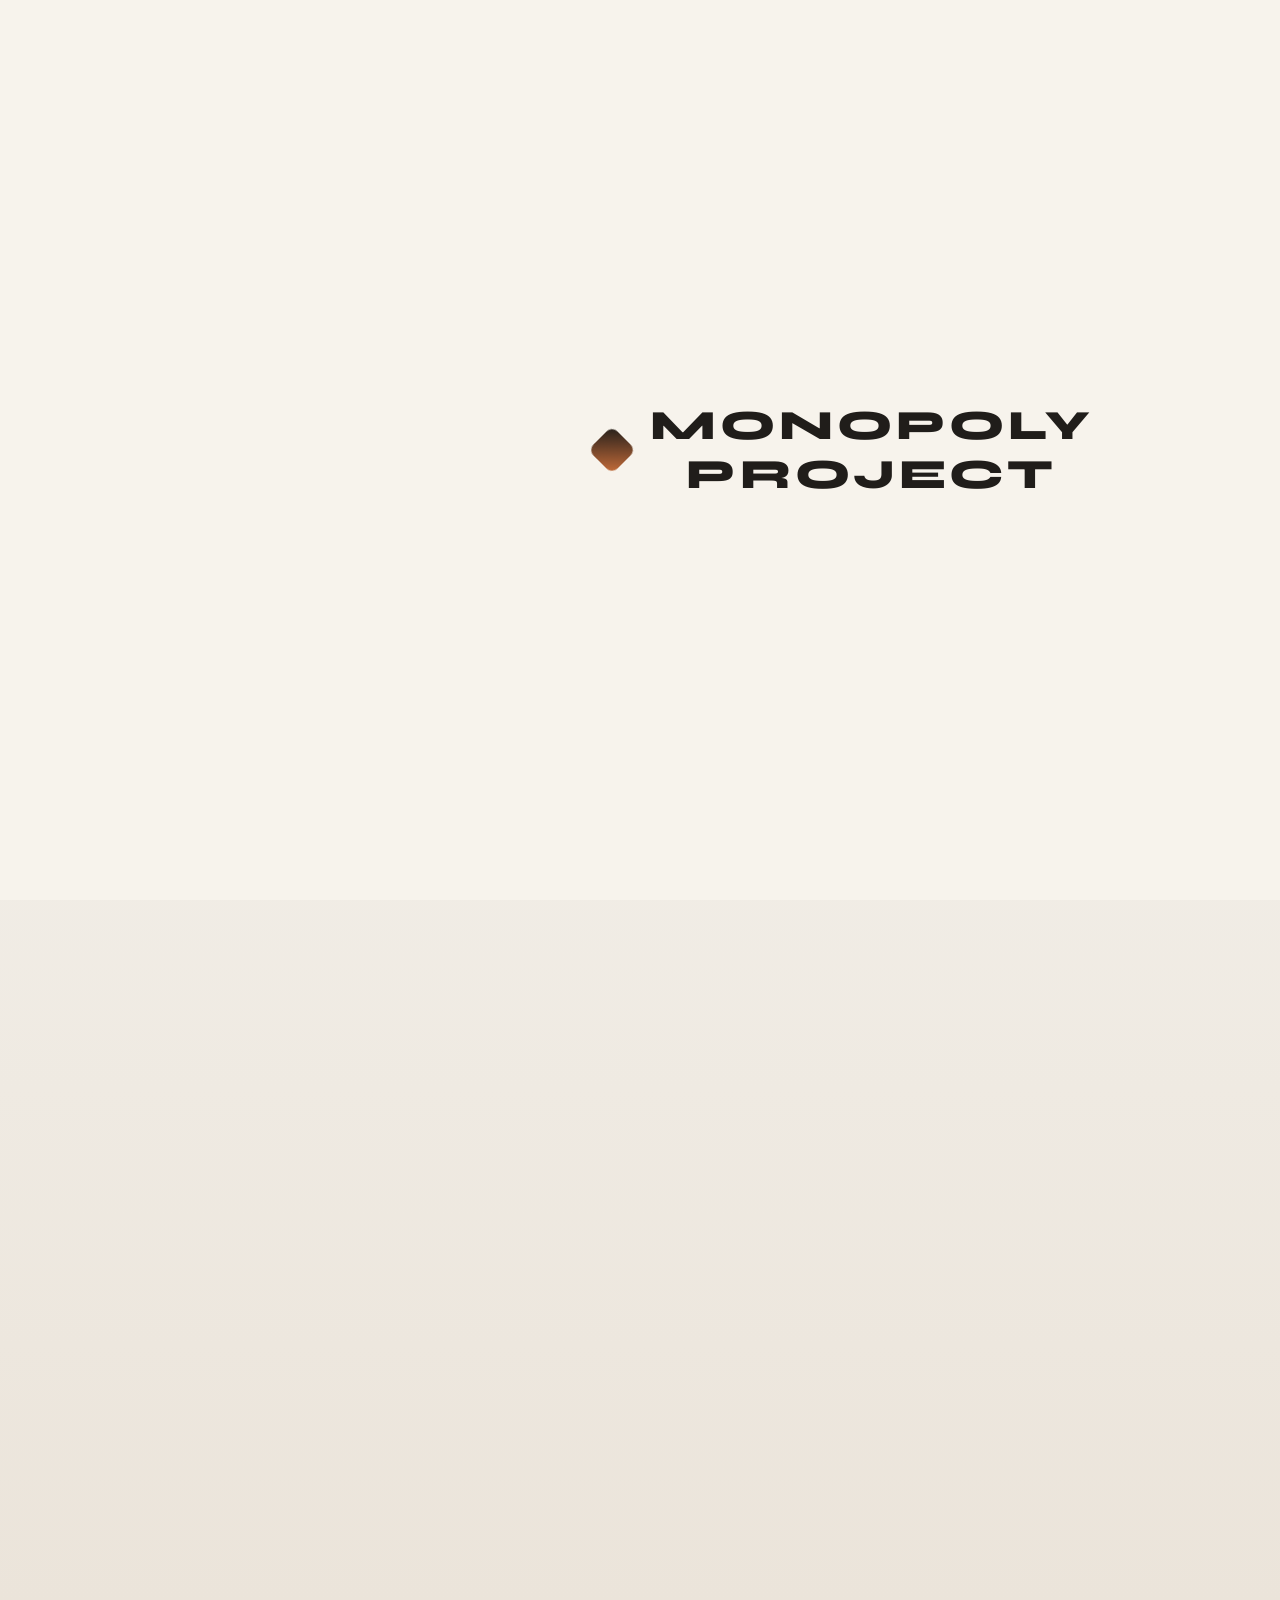
<file: index.html>
<!DOCTYPE html>
<html lang="ru">
  <head>
    <meta charset="UTF-8" />
    <meta name="viewport" content="width=device-width, initial-scale=1.0" />
    <title>Monopoly Project</title>
    <meta
      name="description"
      content="Monopoly Project — современная минималистичная интерпретация онлайн-игры в духе Monopoly One."
    />
    <link rel="preconnect" href="https://fonts.googleapis.com" />
    <link rel="preconnect" href="https://fonts.gstatic.com" crossorigin />
    <link
      href="https://fonts.googleapis.com/css2?family=Manrope:wght@400;500;700;800&family=Syne:wght@500;700;800&display=swap"
      rel="stylesheet"
    />
    <link rel="stylesheet" href="styles.css" />
  </head>
  <body class="is-loading">
    <div class="intro" id="intro" aria-hidden="true">
      <div class="intro-inner">
        <div class="intro-logo" aria-hidden="true"></div>
        <div class="intro-title-wrap">
          <p class="intro-title">Monopoly Project</p>
        </div>
      </div>
    </div>

    <div class="status-banner" id="statusBanner" hidden>
      <p>Открыты новые возможности</p>
    </div>

    <a class="debug-trigger" id="debugTrigger" href="debug.html" hidden>
      Debug Menu
    </a>

    <div class="page-shell">
      <header class="topbar">
        <nav class="nav">
          <button class="nav-link nav-link-primary" id="startGameButton" type="button">
            Начать игру
          </button>
          <a class="nav-link" href="editorial.html">Наша редакция</a>
          <a class="nav-link" href="friends.html">Друзья</a>
          <a class="nav-link" href="inventory.html">Инвентарь</a>
          <a class="nav-link" href="market.html">Маркет</a>
        </nav>

        <div class="topbar-actions">
          <a class="icon-button" id="profileButton" href="profile.html" aria-label="Профиль">
            <span class="icon icon-profile" aria-hidden="true"></span>
          </a>
          <button class="icon-button" type="button" aria-label="Настройки">
            <span class="icon icon-settings" aria-hidden="true"></span>
          </button>
        </div>
      </header>

      <main>
        <section class="hero" id="hero">
          <div class="hero-copy">
            <p class="eyebrow">Digital Board Game Experience</p>
            <h1>Приглашаем к игре</h1>
            <p class="hero-text">
              Современная цифровая интерпретация классической настольной игры,
              где стратегия, риск и темп партии собираются в одном аккуратном
              пространстве.
            </p>

            <div class="hero-actions">
              <button class="button" id="heroStartButton" type="button">Начать игру</button>
            </div>
          </div>

          <div class="hero-visual" aria-hidden="true">
            <div class="visual-frame visual-frame-large">
              <span class="frame-label">Game Space</span>
            </div>
            <div class="visual-grid">
              <div class="visual-frame visual-frame-small">
                <span class="frame-label">Strategy</span>
              </div>
              <div class="visual-frame visual-frame-tall">
                <span class="frame-label">Momentum</span>
              </div>
            </div>
          </div>
        </section>

        <section class="about" id="about">
          <div class="section-heading">
            <p class="eyebrow">About The Game</p>
            <h2>Что это за игра.</h2>
          </div>

          <div class="about-grid">
            <article class="card card-wide">
              <p class="card-index">01</p>
              <h3>Классика в цифровом формате</h3>
              <p>
                Monopoly Project вдохновлен классической “Монополией”: игроки
                покупают собственность, развивают активы, принимают рискованные
                решения и пытаются обойти соперников по капиталу.
              </p>
            </article>

            <article class="card">
              <p class="card-index">02</p>
              <h3>Как проходит партия</h3>
              <p>
                Каждый ход влияет на темп игры: покупка улиц, аренда, обмен,
                контроль над полем и борьба за преимущество формируют живую
                соревновательную сессию.
              </p>
            </article>

            <article class="card">
              <p class="card-index">03</p>
              <h3>Для кого проект</h3>
              <p>
                Это концепт современного веб-сайта для онлайн-игры: минимализм,
                атмосфера и понятная подача, которая подходит и для портфолио, и
                для будущего игрового продукта.
              </p>
            </article>
          </div>
        </section>

        <footer class="site-footer">
          <div class="footer-info">
            <p class="eyebrow">Project Info</p>
            <p class="footer-line"><strong>Автор:</strong> Westernoff</p>
            <p class="footer-line"><strong>Референс:</strong> MonopolyOne</p>
          </div>

          <div class="footer-note">
            <p>
              Проект создан не в целях коммерческого использования, а как
              концепт и пример для портфолио с дальнейшим развитием.
            </p>
          </div>
        </footer>
      </main>
    </div>

    <div class="auth-modal" id="authModal" hidden>
      <div class="auth-backdrop" id="authBackdrop"></div>
      <section
        class="auth-dialog"
        role="dialog"
        aria-modal="true"
        aria-labelledby="authTitle"
      >
        <button class="auth-close" id="authClose" type="button" aria-label="Закрыть">
          <span></span>
          <span></span>
        </button>
        <p class="eyebrow">Account Access</p>
        <h2 id="authTitle">Вход в аккаунт</h2>
        <p class="auth-text">
          Введите логин и пароль, чтобы открыть игровой профиль. Для базового
          admin-входа используйте `admin / admin`.
        </p>

        <form class="auth-form" id="authForm">
          <label class="auth-field">
            <span>Логин</span>
            <input id="loginInput" name="login" type="text" autocomplete="username" required />
          </label>

          <label class="auth-field">
            <span>Пароль</span>
            <input
              id="passwordInput"
              name="password"
              type="password"
              autocomplete="current-password"
              required
            />
          </label>

          <p class="auth-feedback" id="authFeedback" aria-live="polite"></p>

          <button class="button auth-submit" type="submit">Войти</button>
        </form>
      </section>
    </div>

    <div class="auth-modal" id="gameModeModal" hidden>
      <div class="auth-backdrop" id="gameModeBackdrop"></div>
      <section
        class="auth-dialog game-mode-dialog"
        role="dialog"
        aria-modal="true"
        aria-labelledby="gameModeTitle"
      >
        <button class="auth-close" id="gameModeClose" type="button" aria-label="Закрыть">
          <span></span>
          <span></span>
        </button>
        <p class="eyebrow">Game Mode</p>
        <h2 id="gameModeTitle">Выберите режим</h2>
        <p class="auth-text">
          Для первого игрового цикла уже готов базовый сценарий запуска партии с
          ботами. Поиск живой игры подключим следующим этапом.
        </p>

        <div class="game-mode-actions">
          <button class="button" id="playBotsButton" type="button">Играть с ботами</button>
          <button class="button button-ghost" id="searchGameButton" type="button">
            Поиск игры
          </button>
        </div>

        <p class="auth-feedback" id="gameModeFeedback" aria-live="polite"></p>
      </section>
    </div>

    <script src="script.js"></script>
  </body>
</html>
</file>
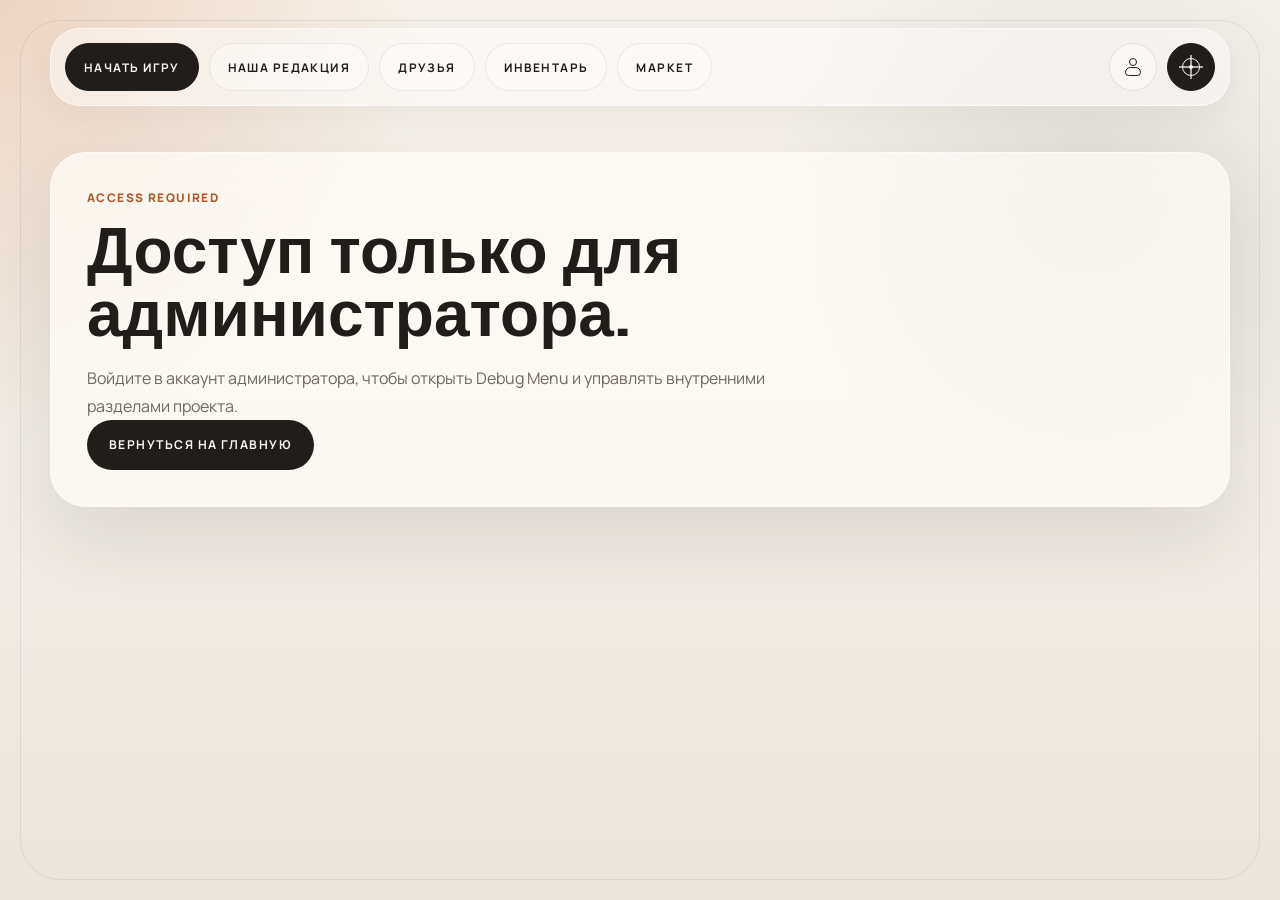
<file: debug.html>
<!DOCTYPE html>
<html lang="ru">
  <head>
    <meta charset="UTF-8" />
    <meta name="viewport" content="width=device-width, initial-scale=1.0" />
    <title>Debug Menu | Monopoly Project</title>
    <meta
      name="description"
      content="Админ-панель Monopoly Project для просмотра пользователей и публикации постов."
    />
    <link rel="preconnect" href="https://fonts.googleapis.com" />
    <link rel="preconnect" href="https://fonts.gstatic.com" crossorigin />
    <link
      href="https://fonts.googleapis.com/css2?family=Manrope:wght@400;500;700;800&family=Syne:wght@500;700;800&display=swap"
      rel="stylesheet"
    />
    <link rel="stylesheet" href="styles.css" />
  </head>
  <body class="is-ready debug-page">
    <div class="page-shell">
      <header class="topbar">
        <nav class="nav">
          <a class="nav-link nav-link-primary" href="index.html">Начать игру</a>
          <a class="nav-link" href="editorial.html">Наша редакция</a>
          <a class="nav-link" href="friends.html">Друзья</a>
          <a class="nav-link" href="inventory.html">Инвентарь</a>
          <a class="nav-link" href="market.html">Маркет</a>
        </nav>

        <div class="topbar-actions">
          <a class="icon-button" href="profile.html" aria-label="Профиль">
            <span class="icon icon-profile" aria-hidden="true"></span>
          </a>
          <button class="icon-button is-active" type="button" aria-label="Настройки">
            <span class="icon icon-settings" aria-hidden="true"></span>
          </button>
        </div>
      </header>

      <main class="debug-main">
        <section class="debug-panel" id="debugAccessDenied" hidden>
          <p class="eyebrow">Access Required</p>
          <h1>Доступ только для администратора.</h1>
          <p class="debug-text">
            Войдите в аккаунт администратора, чтобы открыть Debug Menu и
            управлять внутренними разделами проекта.
          </p>
          <a class="button" href="index.html">Вернуться на главную</a>
        </section>

        <section class="debug-layout" id="debugContent" hidden>
          <section class="debug-panel">
            <p class="eyebrow">Debug Menu</p>
            <h1>Админ-панель проекта.</h1>
            <p class="debug-text">
              Здесь можно просматривать зарегистрированных пользователей и
              публиковать материалы в раздел “Наша редакция”.
            </p>
          </section>

          <section class="debug-card">
            <div class="section-heading debug-heading">
              <div>
                <p class="eyebrow">Accounts</p>
                <h2>Зарегистрированные пользователи</h2>
              </div>
            </div>

            <div class="debug-users" id="debugUsers"></div>
          </section>

          <section class="debug-card">
            <div class="section-heading debug-heading">
              <div>
                <p class="eyebrow">Editorial</p>
                <h2>Добавить пост</h2>
              </div>
            </div>

            <form class="debug-form" id="debugPostForm">
              <label class="auth-field">
                <span>Заголовок</span>
                <input id="debugPostTitle" name="debug_post_title" type="text" required />
              </label>

              <label class="auth-field">
                <span>Краткое описание</span>
                <textarea id="debugPostExcerpt" name="debug_post_excerpt" rows="4" required></textarea>
              </label>

              <label class="auth-field">
                <span>Содержание</span>
                <textarea id="debugPostBody" name="debug_post_body" rows="7" required></textarea>
              </label>

              <p class="auth-feedback" id="debugPostFeedback" aria-live="polite"></p>

              <button class="button" type="submit">Опубликовать пост</button>
            </form>
          </section>
        </section>
      </main>
    </div>

    <script src="debug.js"></script>
  </body>
</html>
</file>
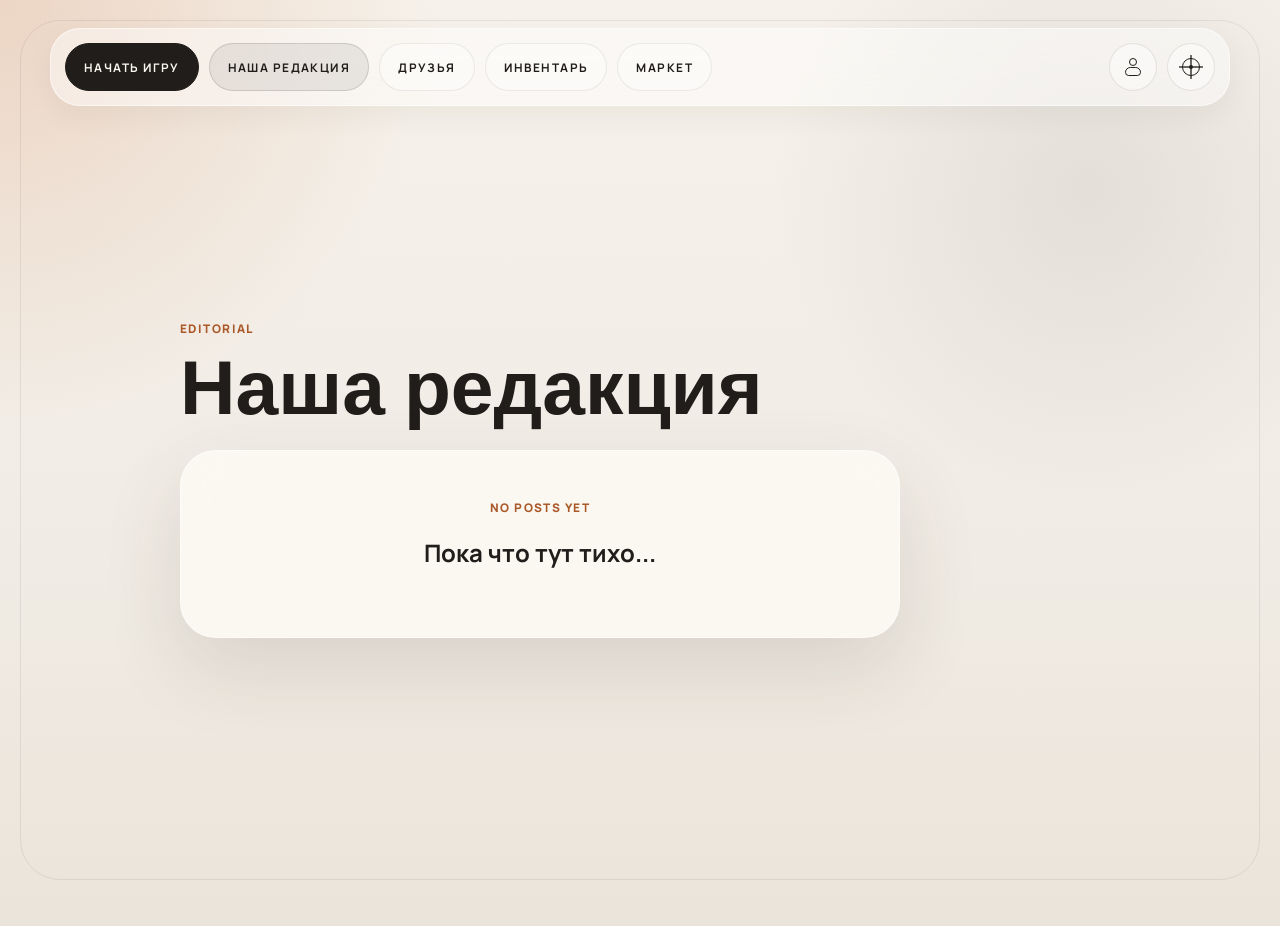
<file: editorial.html>
<!DOCTYPE html>
<html lang="ru">
  <head>
    <meta charset="UTF-8" />
    <meta name="viewport" content="width=device-width, initial-scale=1.0" />
    <title>Наша редакция | Monopoly Project</title>
    <meta
      name="description"
      content="Наша редакция в Monopoly Project. Пока что раздел находится в базовом состоянии."
    />
    <link rel="preconnect" href="https://fonts.googleapis.com" />
    <link rel="preconnect" href="https://fonts.gstatic.com" crossorigin />
    <link
      href="https://fonts.googleapis.com/css2?family=Manrope:wght@400;500;700;800&family=Syne:wght@500;700;800&display=swap"
      rel="stylesheet"
    />
    <link rel="stylesheet" href="styles.css" />
  </head>
  <body class="is-ready editorial-page">
    <div class="page-shell">
      <header class="topbar">
        <nav class="nav">
          <a class="nav-link nav-link-primary" href="index.html">Начать игру</a>
          <a class="nav-link is-current" href="editorial.html">Наша редакция</a>
          <a class="nav-link" href="friends.html">Друзья</a>
          <a class="nav-link" href="inventory.html">Инвентарь</a>
          <a class="nav-link" href="market.html">Маркет</a>
        </nav>

        <div class="topbar-actions">
          <a class="icon-button" href="profile.html" aria-label="Профиль">
            <span class="icon icon-profile" aria-hidden="true"></span>
          </a>
          <button class="icon-button" type="button" aria-label="Настройки">
            <span class="icon icon-settings" aria-hidden="true"></span>
          </button>
        </div>
      </header>

      <main class="editorial-main">
        <section class="editorial-feed">
          <div class="section-heading editorial-heading">
            <div>
              <p class="eyebrow">Editorial</p>
              <h1>Наша редакция</h1>
            </div>
          </div>

          <div class="editorial-posts" id="editorialPosts">
            <article class="editorial-empty">
              <p class="eyebrow">No Posts Yet</p>
              <h2>Пока что тут тихо...</h2>
            </article>
          </div>
        </section>
      </main>
    </div>

    <script src="editorial.js"></script>
  </body>
</html>
</file>
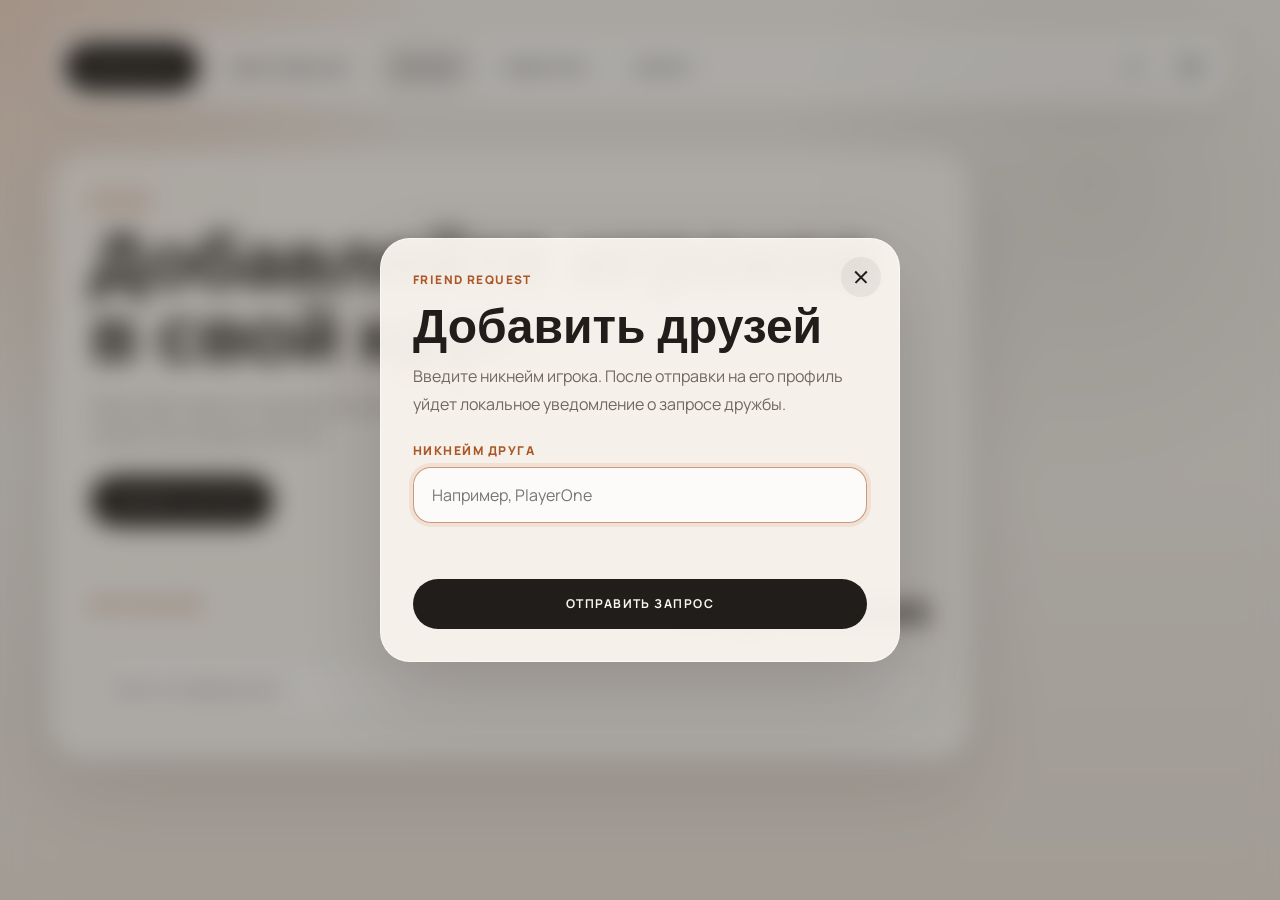
<file: friends.html>
<!DOCTYPE html>
<html lang="ru">
  <head>
    <meta charset="UTF-8" />
    <meta name="viewport" content="width=device-width, initial-scale=1.0" />
    <title>Друзья | Monopoly Project</title>
    <meta
      name="description"
      content="Раздел друзей в Monopoly Project с базовым сценарием отправки заявки."
    />
    <link rel="preconnect" href="https://fonts.googleapis.com" />
    <link rel="preconnect" href="https://fonts.gstatic.com" crossorigin />
    <link
      href="https://fonts.googleapis.com/css2?family=Manrope:wght@400;500;700;800&family=Syne:wght@500;700;800&display=swap"
      rel="stylesheet"
    />
    <link rel="stylesheet" href="styles.css" />
  </head>
  <body class="is-ready friends-page">
    <div class="friends-toast" id="friendsToast" hidden>
      <p id="friendsToastText">Запрос дружбы отправлен.</p>
    </div>

    <div class="page-shell">
      <header class="topbar">
        <nav class="nav">
          <a class="nav-link nav-link-primary" href="index.html">Начать игру</a>
          <a class="nav-link" href="editorial.html">Наша редакция</a>
          <a class="nav-link is-current" href="friends.html">Друзья</a>
          <a class="nav-link" href="inventory.html">Инвентарь</a>
          <a class="nav-link" href="market.html">Маркет</a>
        </nav>

        <div class="topbar-actions">
          <a class="icon-button" href="profile.html" aria-label="Профиль">
            <span class="icon icon-profile" aria-hidden="true"></span>
          </a>
          <button class="icon-button" type="button" aria-label="Настройки">
            <span class="icon icon-settings" aria-hidden="true"></span>
          </button>
        </div>
      </header>

      <main class="friends-main">
        <section class="friends-panel">
          <p class="eyebrow">Friends</p>
          <h1>Добавляйте игроков в свой круг.</h1>
          <p class="friends-text">
            Здесь будут храниться дружеские связи, приглашения и быстрый доступ к
            совместным игровым сессиям.
          </p>
          <button class="button" id="openFriendModal" type="button">Добавить друзей</button>

          <section class="friends-notifications">
            <div class="section-heading friends-heading">
              <p class="eyebrow">Notifications</p>
              <h2>Уведомления</h2>
            </div>
            <div class="friends-notification-list" id="friendsNotificationList">
              <article class="friend-notification friend-notification-empty">
                <p>Пока что запросов нет.</p>
              </article>
            </div>
          </section>
        </section>
      </main>
    </div>

    <div class="auth-modal" id="friendModal" hidden>
      <div class="auth-backdrop" id="friendBackdrop"></div>
      <section
        class="auth-dialog friend-dialog"
        role="dialog"
        aria-modal="true"
        aria-labelledby="friendModalTitle"
      >
        <button class="auth-close" id="friendClose" type="button" aria-label="Закрыть">
          <span></span>
          <span></span>
        </button>
        <p class="eyebrow">Friend Request</p>
        <h2 id="friendModalTitle">Добавить друзей</h2>
        <p class="auth-text">
          Введите никнейм игрока. После отправки на его профиль уйдет локальное
          уведомление о запросе дружбы.
        </p>

        <form class="auth-form" id="friendForm">
          <label class="auth-field">
            <span>Никнейм друга</span>
            <input
              id="friendNickname"
              name="friend_nickname"
              type="text"
              autocomplete="off"
              placeholder="Например, PlayerOne"
              required
            />
          </label>

          <p class="auth-feedback" id="friendFeedback" aria-live="polite"></p>

          <button class="button auth-submit" type="submit">Отправить запрос</button>
        </form>
      </section>
    </div>

    <script src="friends.js"></script>
  </body>
</html>
</file>
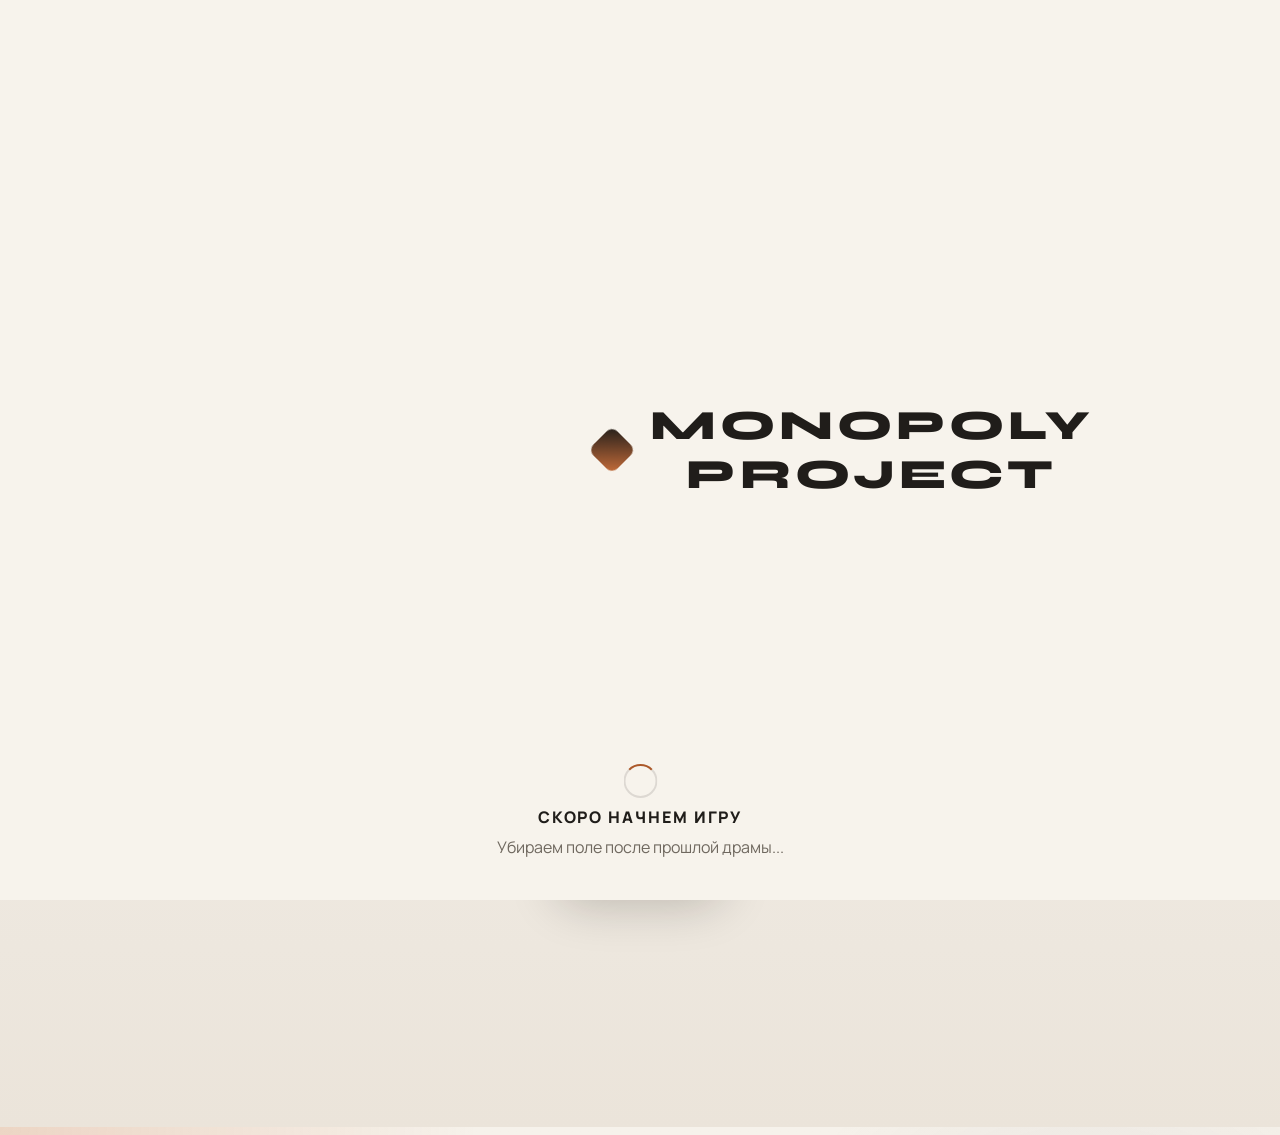
<file: game.html>
<!DOCTYPE html>
<html lang="ru">
  <head>
    <meta charset="UTF-8" />
    <meta name="viewport" content="width=device-width, initial-scale=1.0" />
    <title>Игра с ботами | Monopoly Project</title>
    <meta
      name="description"
      content="Игровое поле Monopoly Project с базовой полноценной партией против ботов."
    />
    <link rel="preconnect" href="https://fonts.googleapis.com" />
    <link rel="preconnect" href="https://fonts.gstatic.com" crossorigin />
    <link
      href="https://fonts.googleapis.com/css2?family=Manrope:wght@400;500;700;800&family=Syne:wght@500;700;800&display=swap"
      rel="stylesheet"
    />
    <link rel="stylesheet" href="styles.css" />
  </head>
  <body class="game-page game-loading">
    <div class="game-intro" id="gameIntro">
      <div class="intro-inner">
        <div class="intro-logo" aria-hidden="true"></div>
        <div class="intro-title-wrap">
          <p class="intro-title">Monopoly Project</p>
        </div>
      </div>

      <div class="game-loading-status">
        <div class="game-loading-spinner" aria-hidden="true"></div>
        <p class="game-loading-title">Скоро начнем игру</p>
        <p class="game-loading-subtitle" id="gameLoadingSubtitle">Раскидываем кубики...</p>
      </div>
    </div>

    <div class="page-shell game-shell">
      <main class="game-main game-main-full">
        <section class="game-board game-board-live">
          <div class="game-grid" id="gameGrid">
            <div class="game-center-panel">
              <p class="eyebrow">Classic Match</p>
              <h1>Монополия против ботов</h1>
              <p class="game-board-text" id="turnStatus">
                Загружаем состояние партии...
              </p>

              <div class="dice-display" id="diceDisplay">
                <div class="die" id="dieOne">-</div>
                <div class="die" id="dieTwo">-</div>
              </div>

              <div class="game-actions">
                <button class="button" id="rollDiceButton" type="button">Бросить кубики</button>
                <button class="button" id="buyPropertyButton" type="button" hidden>
                  Купить предприятие
                </button>
                <button class="button button-ghost" id="endTurnButton" type="button" hidden>
                  Завершить ход
                </button>
              </div>
            </div>
          </div>
        </section>

        <aside class="game-sidebar">
          <section class="game-card">
            <p class="eyebrow">Players</p>
            <div class="game-player-list" id="gamePlayerList"></div>
          </section>

          <section class="game-card">
            <p class="eyebrow">Cell</p>
            <h2 id="cellTitle">Ожидаем старт</h2>
            <p class="game-board-text" id="cellDescription">
              Бросьте кубики, чтобы начать движение по полю.
            </p>
          </section>

          <section class="game-card">
            <p class="eyebrow">Game Log</p>
            <div class="game-log" id="gameLog"></div>
          </section>
        </aside>
      </main>
    </div>

    <button class="game-exit-button" id="gameExitButton" type="button" aria-label="Выйти из игры">
      <span class="game-exit-icon" aria-hidden="true"></span>
      <span>Выйти из игры</span>
    </button>

    <div class="auth-modal" id="exitConfirmModal" hidden>
      <div class="auth-backdrop" id="exitConfirmBackdrop"></div>
      <section
        class="auth-dialog game-exit-dialog"
        role="dialog"
        aria-modal="true"
        aria-labelledby="exitConfirmTitle"
      >
        <button class="auth-close" id="exitConfirmClose" type="button" aria-label="Закрыть">
          <span></span>
          <span></span>
        </button>
        <p class="eyebrow">Exit Match</p>
        <h2 id="exitConfirmTitle">Выйти из текущей игры?</h2>
        <p class="auth-text">
          Текущая партия будет завершена. Вы всегда сможете начать новую игру с
          ботами снова.
        </p>

        <div class="game-mode-actions">
          <a class="button" href="index.html">Да, выйти</a>
          <button class="button button-ghost" id="exitCancelButton" type="button">
            Остаться в игре
          </button>
        </div>
      </section>
    </div>

    <script src="game.js"></script>
  </body>
</html>
</file>
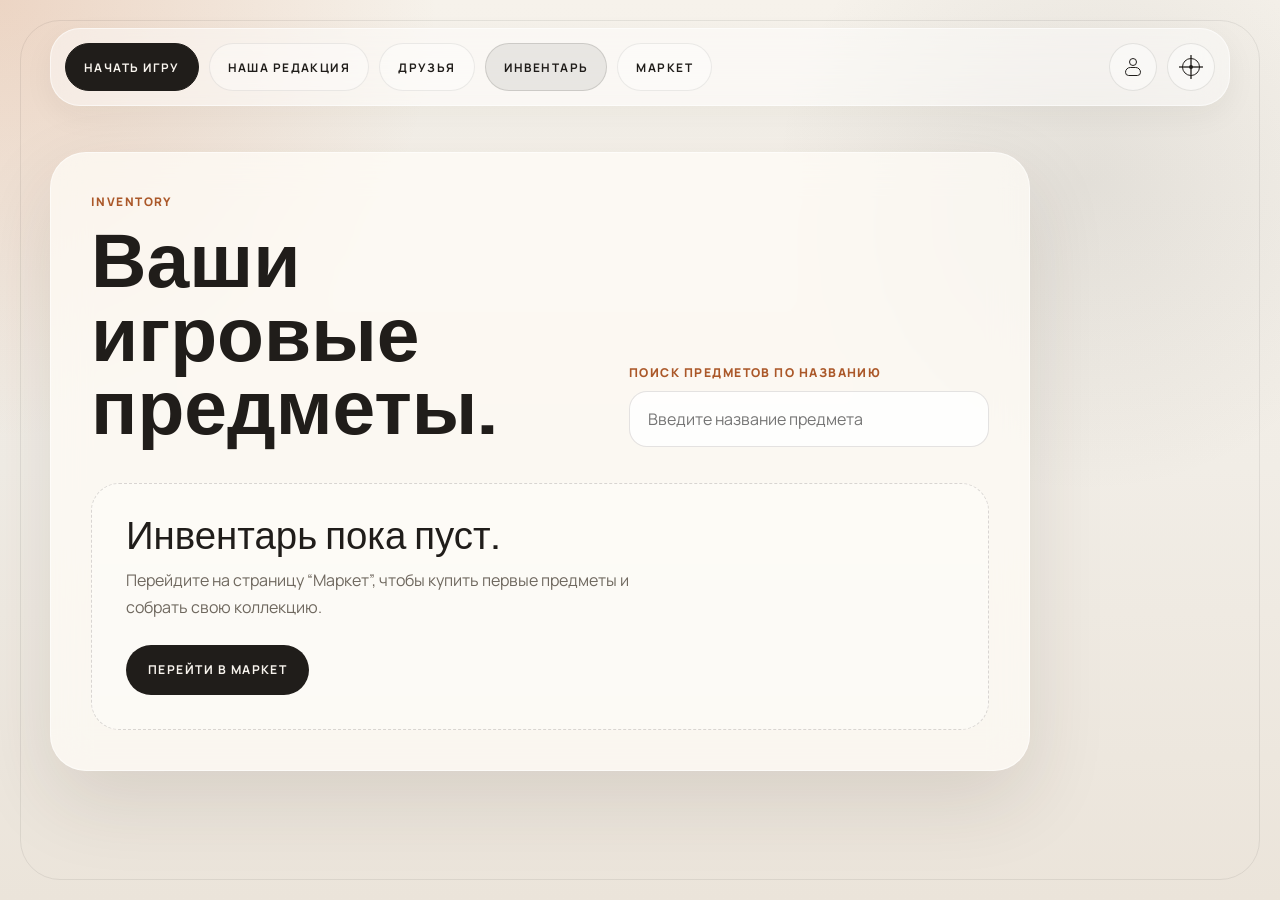
<file: inventory.html>
<!DOCTYPE html>
<html lang="ru">
  <head>
    <meta charset="UTF-8" />
    <meta name="viewport" content="width=device-width, initial-scale=1.0" />
    <title>Инвентарь | Monopoly Project</title>
    <meta
      name="description"
      content="Инвентарь игрока в Monopoly Project с поиском предметов и пустым состоянием."
    />
    <link rel="preconnect" href="https://fonts.googleapis.com" />
    <link rel="preconnect" href="https://fonts.gstatic.com" crossorigin />
    <link
      href="https://fonts.googleapis.com/css2?family=Manrope:wght@400;500;700;800&family=Syne:wght@500;700;800&display=swap"
      rel="stylesheet"
    />
    <link rel="stylesheet" href="styles.css" />
  </head>
  <body class="is-ready inventory-page">
    <div class="page-shell">
      <header class="topbar">
        <nav class="nav">
          <a class="nav-link nav-link-primary" href="index.html">Начать игру</a>
          <a class="nav-link" href="editorial.html">Наша редакция</a>
          <a class="nav-link" href="friends.html">Друзья</a>
          <a class="nav-link is-current" href="inventory.html">Инвентарь</a>
          <a class="nav-link" href="market.html">Маркет</a>
        </nav>

        <div class="topbar-actions">
          <a class="icon-button" href="profile.html" aria-label="Профиль">
            <span class="icon icon-profile" aria-hidden="true"></span>
          </a>
          <button class="icon-button" type="button" aria-label="Настройки">
            <span class="icon icon-settings" aria-hidden="true"></span>
          </button>
        </div>
      </header>

      <main class="inventory-main">
        <section class="inventory-panel">
          <div class="inventory-head">
            <div>
              <p class="eyebrow">Inventory</p>
              <h1>Ваши игровые предметы.</h1>
            </div>

            <label class="inventory-search">
              <span>Поиск предметов по названию</span>
              <input
                id="inventorySearch"
                type="search"
                placeholder="Введите название предмета"
                autocomplete="off"
              />
            </label>
          </div>

          <section class="inventory-empty">
            <p class="inventory-empty-title">Инвентарь пока пуст.</p>
            <p class="inventory-empty-text">
              Перейдите на страницу “Маркет”, чтобы купить первые предметы и
              собрать свою коллекцию.
            </p>
            <a class="button" href="market.html">Перейти в Маркет</a>
          </section>
        </section>
      </main>
    </div>
  </body>
</html>
</file>
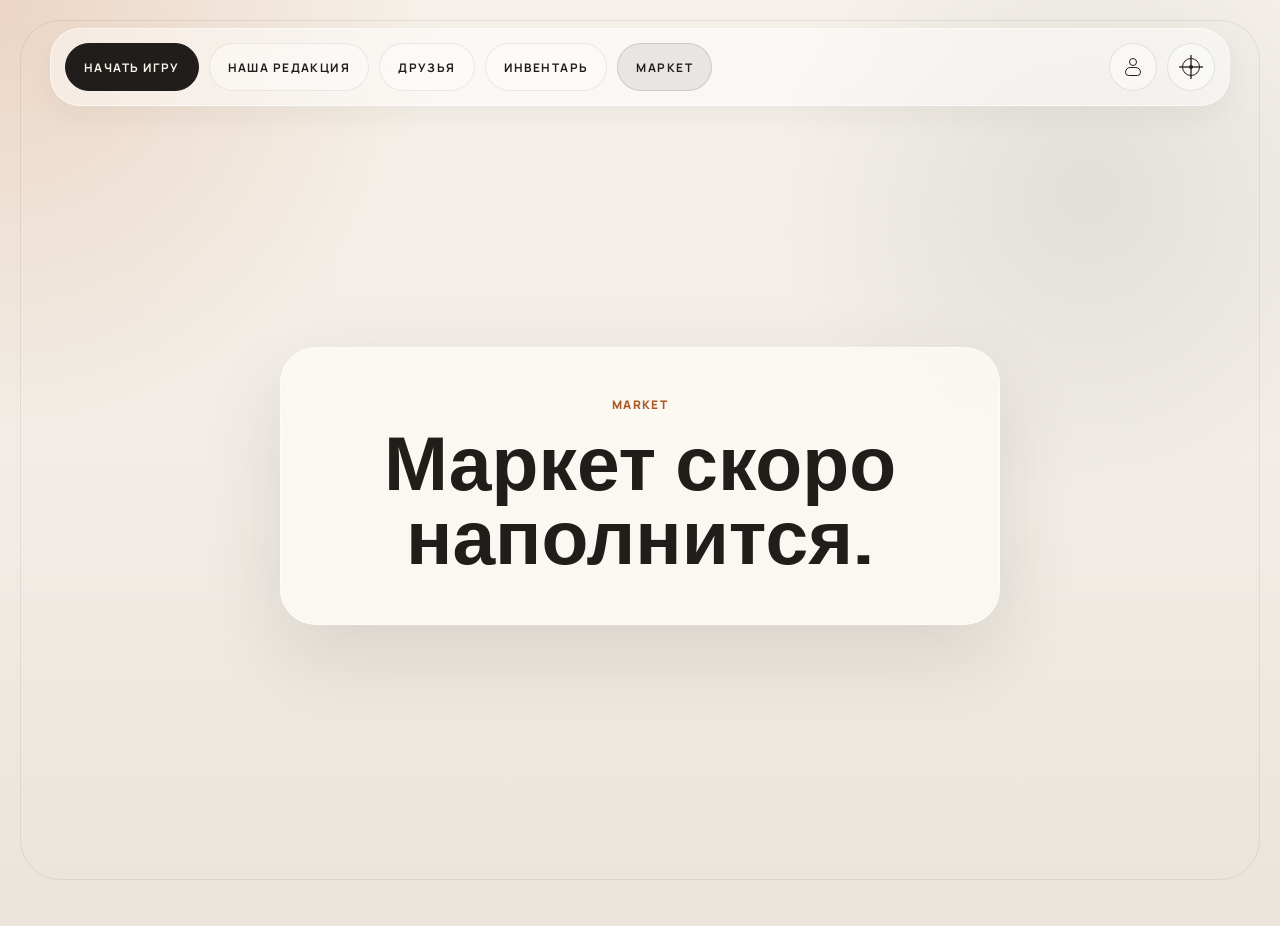
<file: market.html>
<!DOCTYPE html>
<html lang="ru">
  <head>
    <meta charset="UTF-8" />
    <meta name="viewport" content="width=device-width, initial-scale=1.0" />
    <title>Маркет | Monopoly Project</title>
    <meta
      name="description"
      content="Базовая страница маркета в Monopoly Project."
    />
    <link rel="preconnect" href="https://fonts.googleapis.com" />
    <link rel="preconnect" href="https://fonts.gstatic.com" crossorigin />
    <link
      href="https://fonts.googleapis.com/css2?family=Manrope:wght@400;500;700;800&family=Syne:wght@500;700;800&display=swap"
      rel="stylesheet"
    />
    <link rel="stylesheet" href="styles.css" />
  </head>
  <body class="is-ready editorial-page">
    <div class="page-shell">
      <header class="topbar">
        <nav class="nav">
          <a class="nav-link nav-link-primary" href="index.html">Начать игру</a>
          <a class="nav-link" href="editorial.html">Наша редакция</a>
          <a class="nav-link" href="friends.html">Друзья</a>
          <a class="nav-link" href="inventory.html">Инвентарь</a>
          <a class="nav-link is-current" href="market.html">Маркет</a>
        </nav>

        <div class="topbar-actions">
          <a class="icon-button" href="profile.html" aria-label="Профиль">
            <span class="icon icon-profile" aria-hidden="true"></span>
          </a>
          <button class="icon-button" type="button" aria-label="Настройки">
            <span class="icon icon-settings" aria-hidden="true"></span>
          </button>
        </div>
      </header>

      <main class="editorial-main">
        <section class="editorial-empty">
          <p class="eyebrow">Market</p>
          <h1>Маркет скоро наполнится.</h1>
        </section>
      </main>
    </div>
  </body>
</html>
</file>
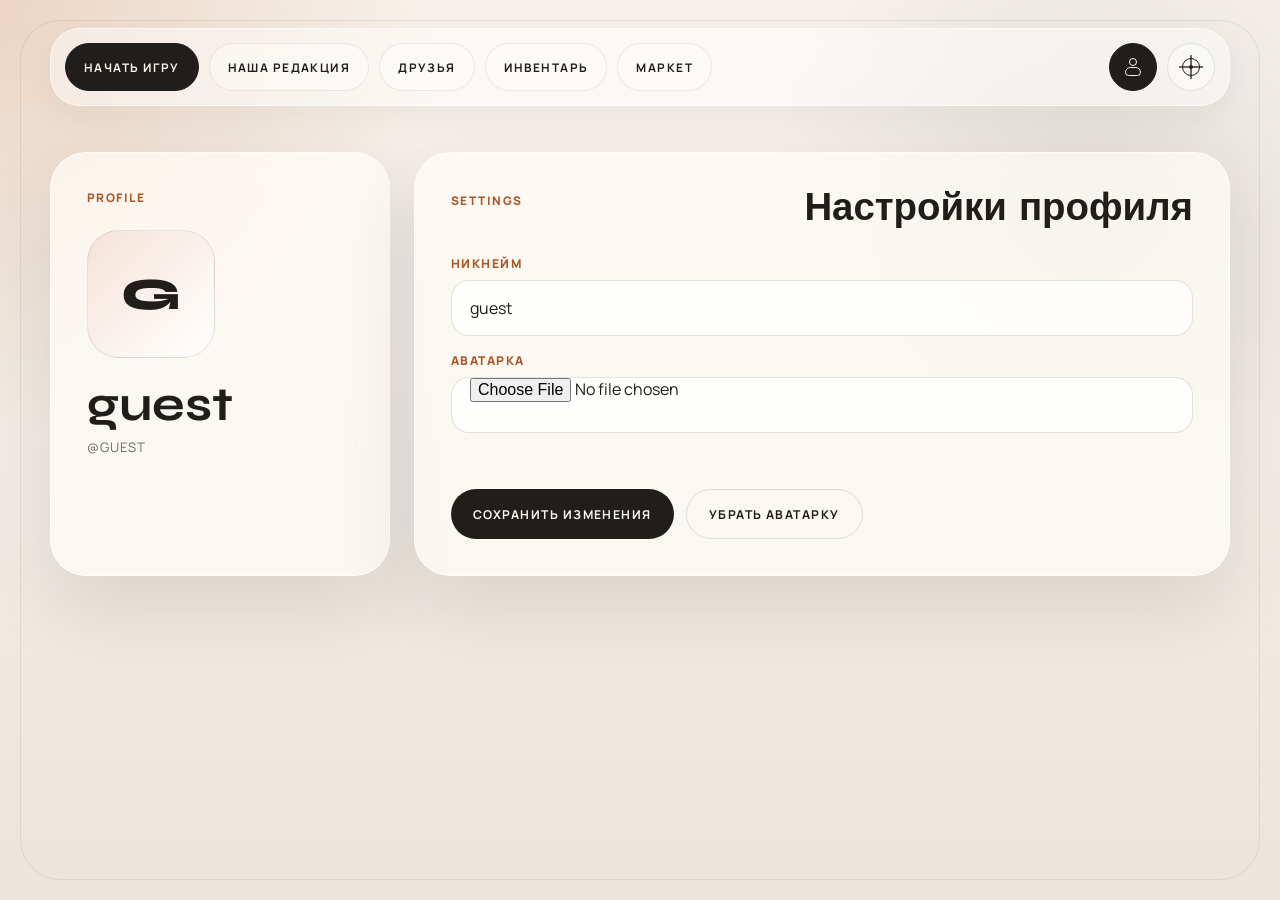
<file: profile.html>
<!DOCTYPE html>
<html lang="ru">
  <head>
    <meta charset="UTF-8" />
    <meta name="viewport" content="width=device-width, initial-scale=1.0" />
    <title>Профиль | Monopoly Project</title>
    <meta
      name="description"
      content="Настройки профиля в Monopoly Project: никнейм и аватар пользователя."
    />
    <link rel="preconnect" href="https://fonts.googleapis.com" />
    <link rel="preconnect" href="https://fonts.gstatic.com" crossorigin />
    <link
      href="https://fonts.googleapis.com/css2?family=Manrope:wght@400;500;700;800&family=Syne:wght@500;700;800&display=swap"
      rel="stylesheet"
    />
    <link rel="stylesheet" href="styles.css" />
  </head>
  <body class="is-ready profile-page">
    <div class="page-shell">
      <header class="topbar">
        <nav class="nav">
          <a class="nav-link nav-link-primary" href="index.html">Начать игру</a>
          <a class="nav-link" href="editorial.html">Наша редакция</a>
          <a class="nav-link" href="friends.html">Друзья</a>
          <a class="nav-link" href="inventory.html">Инвентарь</a>
          <a class="nav-link" href="market.html">Маркет</a>
        </nav>

        <div class="topbar-actions">
          <a class="icon-button is-active" href="profile.html" aria-label="Профиль">
            <span class="icon icon-profile" aria-hidden="true"></span>
          </a>
          <button class="icon-button" type="button" aria-label="Настройки">
            <span class="icon icon-settings" aria-hidden="true"></span>
          </button>
        </div>
      </header>

      <main class="profile-main">
        <section class="profile-panel">
          <div class="profile-preview">
            <p class="eyebrow">Profile</p>
            <div class="profile-avatar" id="profileAvatarPreview">
              <span id="profileAvatarInitial">M</span>
            </div>
            <h1 id="profileDisplayName">Monopoly Player</h1>
            <p class="profile-login" id="profileLoginLabel">@guest</p>
          </div>

          <section class="profile-settings">
            <div class="section-heading profile-heading">
              <p class="eyebrow">Settings</p>
              <h2>Настройки профиля</h2>
            </div>

            <form class="profile-form" id="profileForm">
              <label class="auth-field">
                <span>Никнейм</span>
                <input
                  id="profileNickname"
                  name="profile_nickname"
                  type="text"
                  autocomplete="nickname"
                  placeholder="Введите никнейм"
                  required
                />
              </label>

              <label class="auth-field">
                <span>Аватарка</span>
                <input id="profileAvatar" name="profile_avatar" type="file" accept="image/*" />
              </label>

              <p class="auth-feedback" id="profileFeedback" aria-live="polite"></p>

              <div class="profile-actions">
                <button class="button" type="submit">Сохранить изменения</button>
                <button class="button button-ghost" id="resetAvatarButton" type="button">
                  Убрать аватарку
                </button>
              </div>
            </form>
          </section>
        </section>
      </main>
    </div>

    <script src="profile.js"></script>
  </body>
</html>
</file>
<file: styles.css>
:root {
  --bg: #f1ede6;
  --bg-soft: rgba(255, 255, 255, 0.46);
  --panel: rgba(255, 252, 247, 0.72);
  --panel-strong: rgba(248, 243, 236, 0.88);
  --text: #201d1a;
  --muted: #6f685f;
  --line: rgba(32, 29, 26, 0.12);
  --accent: #c96e3a;
  --accent-dark: #ab5829;
  --shadow: 0 30px 80px rgba(58, 45, 32, 0.12);
  --radius-xl: 36px;
  --radius-lg: 24px;
  --radius-md: 18px;
  --container: 1180px;
}

*,
*::before,
*::after {
  box-sizing: border-box;
}

[hidden] {
  display: none !important;
}

html {
  scroll-behavior: smooth;
}

body {
  margin: 0;
  min-height: 100vh;
  font-family: "Manrope", sans-serif;
  color: var(--text);
  background:
    radial-gradient(circle at top left, rgba(201, 110, 58, 0.22), transparent 28%),
    radial-gradient(circle at 85% 20%, rgba(74, 73, 69, 0.1), transparent 24%),
    linear-gradient(180deg, #f6f2eb 0%, var(--bg) 52%, #ebe4da 100%);
}

body.is-loading {
  overflow: hidden;
}

body.modal-open {
  overflow: hidden;
}

body.game-loading {
  overflow: hidden;
}

body::before {
  content: "";
  position: fixed;
  inset: 20px;
  border: 1px solid rgba(32, 29, 26, 0.08);
  border-radius: 40px;
  pointer-events: none;
}

body.is-loading .page-shell {
  opacity: 0;
  transform: scale(1.015);
}

body.is-ready .page-shell {
  opacity: 1;
  transform: scale(1);
  transition: opacity 0.9s ease 0.2s, transform 0.9s ease 0.2s;
}

a {
  color: inherit;
  text-decoration: none;
}

button,
input {
  font: inherit;
}

textarea {
  font: inherit;
}

button {
  border: none;
}

.page-shell {
  width: min(calc(100% - 40px), var(--container));
  margin: 0 auto;
  padding: 28px 0 60px;
  transition: opacity 0.6s ease, transform 0.6s ease;
}

.status-banner {
  position: fixed;
  top: 20px;
  left: 50%;
  z-index: 120;
  min-width: min(420px, calc(100vw - 32px));
  padding: 14px 20px;
  border: 1px solid rgba(255, 255, 255, 0.62);
  border-radius: 999px;
  background: rgba(27, 24, 21, 0.92);
  color: #f8f4ee;
  box-shadow: 0 24px 50px rgba(16, 13, 10, 0.22);
  transform: translate(-50%, -16px);
  opacity: 0;
  animation: banner-in 0.5s ease forwards;
}

.status-banner p {
  margin: 0;
  text-align: center;
  font-size: 0.82rem;
  font-weight: 700;
  letter-spacing: 0.12em;
  text-transform: uppercase;
}

.friends-toast {
  position: fixed;
  top: 20px;
  left: 50%;
  z-index: 122;
  min-width: min(460px, calc(100vw - 32px));
  padding: 14px 20px;
  border: 1px solid rgba(255, 255, 255, 0.62);
  border-radius: 999px;
  background: rgba(255, 252, 247, 0.96);
  box-shadow: 0 24px 50px rgba(16, 13, 10, 0.12);
  transform: translateX(-50%);
}

.friends-toast p {
  margin: 0;
  text-align: center;
  font-size: 0.82rem;
  font-weight: 700;
}

.debug-trigger {
  position: fixed;
  top: 22px;
  right: 20px;
  z-index: 121;
  min-height: 44px;
  padding: 0 16px;
  border-radius: 999px;
  background: rgba(255, 255, 255, 0.92);
  color: var(--text);
  box-shadow: 0 18px 44px rgba(45, 35, 24, 0.14);
  font-size: 0.74rem;
  font-weight: 800;
  letter-spacing: 0.12em;
  text-transform: uppercase;
  cursor: pointer;
}

.intro {
  position: fixed;
  inset: 0;
  z-index: 100;
  display: grid;
  place-items: center;
  background: #f7f3ec;
  transition: opacity 0.7s ease, visibility 0.7s ease;
}

body.is-ready .intro {
  opacity: 0;
  visibility: hidden;
}

.intro-inner {
  position: relative;
  width: min(720px, calc(100vw - 48px));
  height: 120px;
  transform: translateX(-28px);
}

.intro-logo {
  position: absolute;
  top: 50%;
  left: 50%;
  width: 34px;
  height: 34px;
  border-radius: 8px;
  background: linear-gradient(135deg, var(--text), var(--accent));
  transform: translate(-50%, -50%) rotate(45deg) scale(0.55);
  opacity: 0;
  animation: intro-logo-enter 0.75s cubic-bezier(0.22, 1, 0.36, 1) forwards;
}

.intro-title-wrap {
  position: absolute;
  top: 50%;
  left: 50%;
  width: min(520px, calc(100vw - 120px));
  overflow: hidden;
  transform: translateY(-50%);
}

.intro-title {
  margin: 0;
  font-family: "Syne", sans-serif;
  font-size: clamp(1.5rem, 4vw, 2.6rem);
  font-weight: 800;
  letter-spacing: 0.1em;
  text-transform: uppercase;
  text-align: center;
  transform: translateX(105%);
  opacity: 0;
  animation: intro-title 1s cubic-bezier(0.22, 1, 0.36, 1) 0.45s forwards;
}

.topbar,
.hero,
.about-grid {
  animation: rise 0.9s ease both;
}

.topbar {
  display: flex;
  align-items: center;
  justify-content: space-between;
  gap: 24px;
  padding: 14px;
  background: var(--bg-soft);
  border: 1px solid rgba(255, 255, 255, 0.55);
  border-radius: 30px;
  backdrop-filter: blur(18px);
  box-shadow: 0 10px 30px rgba(40, 30, 21, 0.05);
  position: sticky;
  top: 18px;
  z-index: 20;
}

.nav,
.button,
.eyebrow,
.room-type,
.card-index {
  text-transform: uppercase;
  letter-spacing: 0.12em;
}

.nav {
  display: flex;
  flex-wrap: wrap;
  gap: 10px;
  font-size: 0.74rem;
  color: var(--text);
}

.nav-link {
  display: inline-flex;
  align-items: center;
  justify-content: center;
  min-height: 48px;
  padding: 0 18px;
  border: 1px solid rgba(32, 29, 26, 0.08);
  border-radius: 999px;
  background: rgba(255, 255, 255, 0.36);
  font-weight: 700;
  cursor: pointer;
  transition:
    background 0.25s ease,
    transform 0.25s ease,
    border-color 0.25s ease;
}

.nav-link:hover {
  background: rgba(255, 255, 255, 0.72);
  border-color: rgba(32, 29, 26, 0.16);
  transform: translateY(-1px);
}

.nav-link-primary {
  background: var(--text);
  border-color: var(--text);
  color: #f8f4ee;
}

.nav-link-primary:hover {
  background: #11100f;
  border-color: #11100f;
}

.nav-link.is-current {
  background: rgba(32, 29, 26, 0.08);
  border-color: rgba(32, 29, 26, 0.14);
}

.button {
  display: inline-flex;
  align-items: center;
  justify-content: center;
  gap: 8px;
  min-height: 50px;
  padding: 0 22px;
  border-radius: 999px;
  background: var(--text);
  color: #f8f4ee;
  font-size: 0.76rem;
  font-weight: 700;
  transition: transform 0.25s ease, background 0.25s ease;
}

.button:hover {
  transform: translateY(-2px);
  background: #11100f;
}

.button-ghost {
  background: transparent;
  color: var(--text);
  border: 1px solid var(--line);
}

.button-ghost:hover {
  background: rgba(255, 255, 255, 0.5);
}

.topbar-actions {
  display: flex;
  align-items: center;
  gap: 10px;
}

.icon-button {
  display: inline-flex;
  align-items: center;
  justify-content: center;
  width: 48px;
  height: 48px;
  padding: 0;
  border: 1px solid rgba(32, 29, 26, 0.1);
  border-radius: 50%;
  background: rgba(255, 255, 255, 0.42);
  color: var(--text);
  cursor: pointer;
  transition:
    transform 0.25s ease,
    background 0.25s ease,
    border-color 0.25s ease;
}

.icon-button:hover {
  transform: translateY(-1px);
  background: rgba(255, 255, 255, 0.76);
  border-color: rgba(32, 29, 26, 0.16);
}

.icon-button.is-active {
  background: var(--text);
  border-color: var(--text);
  color: #f8f4ee;
}

.icon {
  position: relative;
  display: inline-block;
}

.icon-profile {
  width: 18px;
  height: 18px;
}

.icon-profile::before,
.icon-profile::after {
  content: "";
  position: absolute;
  left: 50%;
  transform: translateX(-50%);
  border: 1.8px solid currentColor;
}

.icon-profile::before {
  top: 0;
  width: 8px;
  height: 8px;
  border-radius: 50%;
}

.icon-profile::after {
  bottom: 0;
  width: 16px;
  height: 9px;
  border-radius: 10px 10px 7px 7px;
  border-top: 1.8px solid currentColor;
}

.icon-settings {
  width: 18px;
  height: 18px;
  border: 1.8px solid currentColor;
  border-radius: 50%;
}

.icon-settings::before,
.icon-settings::after {
  content: "";
  position: absolute;
  inset: 50% auto auto 50%;
  transform: translate(-50%, -50%);
  border-radius: 50%;
}

.icon-settings::before {
  width: 4px;
  height: 4px;
  background: currentColor;
}

.icon-settings::after {
  width: 24px;
  height: 24px;
  background:
    linear-gradient(currentColor, currentColor) center/2px 100% no-repeat,
    linear-gradient(currentColor, currentColor) center/100% 2px no-repeat;
  opacity: 0.65;
}

.auth-modal {
  position: fixed;
  inset: 0;
  z-index: 130;
  display: grid;
  place-items: center;
  padding: 20px;
}

.auth-backdrop {
  position: absolute;
  inset: 0;
  background: rgba(23, 20, 17, 0.34);
  backdrop-filter: blur(12px);
}

.auth-dialog {
  position: relative;
  z-index: 1;
  width: min(520px, 100%);
  padding: 32px;
  border: 1px solid rgba(255, 255, 255, 0.55);
  border-radius: 30px;
  background: rgba(250, 245, 238, 0.94);
  box-shadow: 0 30px 80px rgba(38, 30, 24, 0.18);
}

.auth-close {
  position: absolute;
  top: 18px;
  right: 18px;
  width: 40px;
  height: 40px;
  border-radius: 50%;
  background: rgba(32, 29, 26, 0.06);
  cursor: pointer;
}

.auth-close span {
  position: absolute;
  top: 50%;
  left: 50%;
  width: 16px;
  height: 1.5px;
  background: var(--text);
}

.auth-close span:first-child {
  transform: translate(-50%, -50%) rotate(45deg);
}

.auth-close span:last-child {
  transform: translate(-50%, -50%) rotate(-45deg);
}

.auth-dialog h2 {
  margin: 0 0 12px;
  font-family: "Syne", sans-serif;
  font-size: clamp(2rem, 4vw, 3rem);
  line-height: 0.98;
}

.auth-text {
  margin: 0 0 24px;
  color: var(--muted);
  line-height: 1.7;
}

.auth-form {
  display: grid;
  gap: 16px;
}

.auth-field {
  display: grid;
  gap: 8px;
}

.auth-field span {
  font-size: 0.76rem;
  font-weight: 800;
  letter-spacing: 0.12em;
  text-transform: uppercase;
  color: var(--accent-dark);
}

.auth-field input {
  min-height: 56px;
  padding: 0 18px;
  border: 1px solid rgba(32, 29, 26, 0.12);
  border-radius: 18px;
  background: rgba(255, 255, 255, 0.72);
  color: var(--text);
  outline: none;
  transition: border-color 0.2s ease, box-shadow 0.2s ease;
}

.auth-field input:focus {
  border-color: rgba(171, 88, 41, 0.6);
  box-shadow: 0 0 0 4px rgba(201, 110, 58, 0.12);
}

.auth-feedback {
  min-height: 24px;
  margin: 0;
  color: var(--accent-dark);
  line-height: 1.5;
}

.auth-feedback.is-error {
  color: #9f3b2d;
}

.auth-feedback.is-success {
  color: #6d5a1f;
}

.auth-submit {
  width: 100%;
}

.game-mode-dialog {
  max-width: 560px;
}

.game-mode-actions {
  display: grid;
  gap: 12px;
}

.hero {
  display: grid;
  grid-template-columns: minmax(0, 1.1fr) minmax(360px, 0.9fr);
  gap: 36px;
  padding: 72px 0 56px;
  align-items: center;
}

.eyebrow,
.room-type,
.card-index {
  margin: 0 0 16px;
  color: var(--accent-dark);
  font-size: 0.74rem;
  font-weight: 800;
}

.hero h1,
.section-heading h2,
.card h3 {
  margin: 0;
  font-family: "Syne", sans-serif;
  font-weight: 800;
  line-height: 0.96;
}

.hero h1 {
  max-width: 12ch;
  font-size: clamp(3.8rem, 8vw, 7.4rem);
}

.hero-text,
.card p {
  color: var(--muted);
  line-height: 1.7;
  font-size: 1rem;
}

.hero-text {
  max-width: 540px;
  margin: 24px 0 0;
  font-size: 1.05rem;
}

.hero-actions {
  display: flex;
  align-items: center;
  gap: 20px;
  margin-top: 36px;
}

.card,
.visual-frame {
  background: var(--panel);
  border: 1px solid rgba(255, 255, 255, 0.55);
  box-shadow: var(--shadow);
  backdrop-filter: blur(18px);
}

.hero-visual {
  position: relative;
  min-height: 640px;
}

.visual-frame {
  position: relative;
  overflow: hidden;
  border-radius: 30px;
  background:
    linear-gradient(145deg, rgba(255, 255, 255, 0.68), rgba(234, 225, 214, 0.62)),
    linear-gradient(180deg, rgba(32, 29, 26, 0.02), rgba(32, 29, 26, 0.08));
}

.visual-frame::before,
.visual-frame::after {
  content: "";
  position: absolute;
  inset: 18px;
  border: 1px solid rgba(32, 29, 26, 0.08);
  border-radius: 22px;
}

.visual-frame::after {
  inset: auto 18px 18px auto;
  width: 38%;
  height: 38%;
  background: linear-gradient(135deg, rgba(201, 110, 58, 0.18), transparent);
  border: none;
  border-radius: 26px 0 0 0;
}

.visual-frame-large {
  height: 420px;
}

.visual-grid {
  display: grid;
  grid-template-columns: 1fr 1fr;
  gap: 18px;
  margin-top: 18px;
}

.visual-frame-small,
.visual-frame-tall {
  height: 200px;
}

.visual-frame-tall {
  height: 260px;
  margin-top: -60px;
}

.frame-label {
  position: absolute;
  left: 24px;
  bottom: 22px;
  z-index: 1;
  font-size: 0.78rem;
  font-weight: 700;
  letter-spacing: 0.12em;
  text-transform: uppercase;
}

.section-heading {
  display: flex;
  align-items: end;
  justify-content: space-between;
  gap: 20px;
  margin-bottom: 28px;
}

.section-heading h2 {
  max-width: 14ch;
  font-size: clamp(2.4rem, 4vw, 4.5rem);
}

.about {
  padding: 46px 0;
}

.site-footer {
  display: grid;
  grid-template-columns: minmax(240px, 0.8fr) minmax(0, 1.2fr);
  gap: 20px;
  padding: 20px 0 10px;
}

.footer-info,
.footer-note {
  padding: 24px 28px;
  border: 1px solid rgba(255, 255, 255, 0.55);
  border-radius: 28px;
  background: rgba(255, 252, 247, 0.62);
  box-shadow: var(--shadow);
  backdrop-filter: blur(18px);
}

.footer-line,
.footer-note p {
  margin: 0;
  color: var(--muted);
  line-height: 1.7;
}

.footer-line + .footer-line {
  margin-top: 8px;
}

.footer-line strong {
  color: var(--text);
}

.editorial-page .page-shell {
  min-height: 100vh;
}

.friends-page .page-shell,
.editorial-page .page-shell {
  min-height: 100vh;
}

.editorial-main {
  display: grid;
  place-items: center;
  min-height: calc(100vh - 140px);
}

.editorial-feed {
  width: min(920px, 100%);
  padding: 46px 0 60px;
}

.editorial-heading {
  margin-bottom: 24px;
}

.editorial-heading h1 {
  margin: 0;
  font-family: "Syne", sans-serif;
  font-size: clamp(2.8rem, 6vw, 5rem);
  line-height: 0.96;
}

.editorial-posts {
  display: grid;
  gap: 18px;
}

.editorial-empty {
  width: min(720px, 100%);
  padding: 48px 36px;
  border: 1px solid rgba(255, 255, 255, 0.55);
  border-radius: 36px;
  background: rgba(255, 252, 247, 0.72);
  box-shadow: var(--shadow);
  backdrop-filter: blur(18px);
  text-align: center;
}

.editorial-empty h1 {
  margin: 0;
  font-family: "Syne", sans-serif;
  font-size: clamp(2.6rem, 6vw, 5rem);
  line-height: 0.96;
}

.editorial-post {
  padding: 30px;
  border: 1px solid rgba(255, 255, 255, 0.55);
  border-radius: 30px;
  background: rgba(255, 252, 247, 0.72);
  box-shadow: var(--shadow);
  backdrop-filter: blur(18px);
}

.editorial-post h2 {
  margin: 0 0 14px;
  font-family: "Syne", sans-serif;
  font-size: clamp(2rem, 4vw, 3rem);
  line-height: 0.98;
}

.editorial-post-excerpt,
.editorial-post-body p {
  margin: 0;
  color: var(--muted);
  line-height: 1.7;
}

.editorial-post-excerpt {
  margin-bottom: 18px;
}

.friends-main {
  padding: 46px 0 60px;
}

.inventory-main {
  padding: 46px 0 60px;
}

.profile-main {
  padding: 46px 0 60px;
}

.debug-main {
  padding: 46px 0 60px;
}

.game-shell {
  opacity: 0;
  transform: scale(1.015);
}

body.game-ready .game-shell {
  opacity: 1;
  transform: scale(1);
  transition: opacity 0.9s ease 0.2s, transform 0.9s ease 0.2s;
}

.game-main-full {
  grid-template-columns: minmax(0, 1.5fr) minmax(320px, 380px);
}

.friends-panel {
  width: min(920px, 100%);
  padding: 40px;
  border: 1px solid rgba(255, 255, 255, 0.55);
  border-radius: 36px;
  background: rgba(255, 252, 247, 0.72);
  box-shadow: var(--shadow);
  backdrop-filter: blur(18px);
}

.friends-panel h1 {
  margin: 0;
  font-family: "Syne", sans-serif;
  font-size: clamp(2.8rem, 6vw, 5.2rem);
  line-height: 0.96;
}

.inventory-panel {
  width: min(980px, 100%);
  padding: 40px;
  border: 1px solid rgba(255, 255, 255, 0.55);
  border-radius: 36px;
  background: rgba(255, 252, 247, 0.72);
  box-shadow: var(--shadow);
  backdrop-filter: blur(18px);
}

.inventory-head {
  display: grid;
  grid-template-columns: minmax(0, 1fr) minmax(280px, 360px);
  gap: 24px;
  align-items: end;
}

.inventory-panel h1 {
  margin: 0;
  font-family: "Syne", sans-serif;
  font-size: clamp(2.8rem, 6vw, 5.2rem);
  line-height: 0.96;
}

.profile-panel {
  display: grid;
  grid-template-columns: minmax(280px, 340px) minmax(0, 1fr);
  gap: 24px;
}

.debug-layout {
  display: grid;
  gap: 24px;
}

.game-intro {
  position: fixed;
  inset: 0;
  z-index: 140;
  display: grid;
  place-items: center;
  background: #f7f3ec;
  transition: opacity 0.8s ease, visibility 0.8s ease;
}

body.game-ready .game-intro {
  opacity: 0;
  visibility: hidden;
}

.game-loading-status {
  position: absolute;
  left: 50%;
  bottom: 40px;
  display: grid;
  justify-items: center;
  gap: 8px;
  transform: translateX(-50%);
  text-align: center;
}

.game-loading-spinner {
  width: 34px;
  height: 34px;
  border: 2px solid rgba(32, 29, 26, 0.12);
  border-top-color: var(--accent-dark);
  border-radius: 50%;
  animation: spin 0.9s linear infinite;
}

.game-loading-title,
.game-loading-subtitle {
  margin: 0;
}

.game-loading-title {
  font-weight: 800;
  letter-spacing: 0.12em;
  text-transform: uppercase;
}

.game-loading-subtitle {
  color: var(--muted);
  min-height: 1.5em;
}

.game-main {
  display: grid;
  gap: 24px;
  padding: 46px 0 100px;
}

.game-board,
.game-card {
  border: 1px solid rgba(255, 255, 255, 0.55);
  border-radius: 36px;
  background: rgba(255, 252, 247, 0.72);
  box-shadow: var(--shadow);
  backdrop-filter: blur(18px);
}

.game-board {
  padding: 18px;
}

.game-board-live {
  min-height: 760px;
}

.game-grid {
  display: grid;
  grid-template-columns: repeat(5, minmax(96px, 1fr));
  grid-template-rows: repeat(5, minmax(96px, 1fr));
  gap: 10px;
  min-height: 720px;
}

.game-center-panel,
.game-board-cell {
  border: 1px solid rgba(32, 29, 26, 0.08);
  border-radius: 24px;
  background: rgba(255, 255, 255, 0.46);
}

.game-center-panel {
  grid-column: 2 / 5;
  grid-row: 2 / 5;
  display: grid;
  align-content: center;
  justify-items: center;
  padding: 30px;
  text-align: center;
}

.game-center-panel h1,
.game-card h2 {
  margin: 0;
  font-family: "Syne", sans-serif;
  line-height: 0.98;
}

.game-center-panel h1 {
  font-size: clamp(2.4rem, 5vw, 4rem);
}

.game-board-text {
  margin: 16px 0 0;
  color: var(--muted);
  line-height: 1.7;
}

.game-board-cell {
  display: grid;
  align-content: space-between;
  gap: 12px;
  padding: 14px;
}

.game-board-cell.top-left {
  grid-column: 1;
  grid-row: 1;
}

.game-board-cell.top-2 {
  grid-column: 2;
  grid-row: 1;
}

.game-board-cell.top-3 {
  grid-column: 3;
  grid-row: 1;
}

.game-board-cell.top-4 {
  grid-column: 4;
  grid-row: 1;
}

.game-board-cell.top-right {
  grid-column: 5;
  grid-row: 1;
}

.game-board-cell.right-2 {
  grid-column: 5;
  grid-row: 2;
}

.game-board-cell.right-3 {
  grid-column: 5;
  grid-row: 3;
}

.game-board-cell.right-4 {
  grid-column: 5;
  grid-row: 4;
}

.game-board-cell.bottom-right {
  grid-column: 5;
  grid-row: 5;
}

.game-board-cell.bottom-4 {
  grid-column: 4;
  grid-row: 5;
}

.game-board-cell.bottom-3 {
  grid-column: 3;
  grid-row: 5;
}

.game-board-cell.bottom-2 {
  grid-column: 2;
  grid-row: 5;
}

.game-board-cell.bottom-left {
  grid-column: 1;
  grid-row: 5;
}

.game-board-cell.left-4 {
  grid-column: 1;
  grid-row: 4;
}

.game-board-cell.left-3 {
  grid-column: 1;
  grid-row: 3;
}

.game-board-cell.left-2 {
  grid-column: 1;
  grid-row: 2;
}

.game-board-cell.cell-start,
.game-board-cell.cell-go-to-jail,
.game-board-cell.cell-jail,
.game-board-cell.cell-free-parking {
  background:
    linear-gradient(135deg, rgba(201, 110, 58, 0.18), rgba(255, 255, 255, 0.72)),
    rgba(255, 255, 255, 0.54);
}

.board-cell-top,
.board-cell-bottom {
  display: flex;
  justify-content: space-between;
  gap: 12px;
  align-items: start;
}

.board-cell-bottom {
  align-items: end;
}

.board-cell-name {
  font-weight: 800;
  line-height: 1.2;
}

.board-cost,
.board-owner,
.board-cell-type {
  color: var(--muted);
  font-size: 0.78rem;
  text-transform: uppercase;
  letter-spacing: 0.08em;
}

.board-owner {
  color: var(--accent-dark);
}

.board-tokens {
  display: flex;
  flex-wrap: wrap;
  justify-content: end;
  gap: 6px;
}

.board-token {
  width: 12px;
  height: 12px;
  border-radius: 50%;
}

.board-token.human,
.game-player-dot.human {
  background: var(--accent-dark);
}

.board-token.bot-1,
.game-player-dot.bot-1 {
  background: #201d1a;
}

.board-token.bot-2,
.game-player-dot.bot-2 {
  background: #6d8a96;
}

.board-token.bot-3,
.game-player-dot.bot-3 {
  background: #5c6f3a;
}

.dice-display {
  display: flex;
  gap: 12px;
  margin-top: 28px;
}

.die {
  display: grid;
  place-items: center;
  width: 64px;
  height: 64px;
  border: 1px solid rgba(32, 29, 26, 0.08);
  border-radius: 18px;
  background: rgba(255, 255, 255, 0.72);
  font-family: "Syne", sans-serif;
  font-size: 1.8rem;
  font-weight: 800;
}

.game-actions {
  display: flex;
  flex-wrap: wrap;
  justify-content: center;
  gap: 12px;
  margin-top: 28px;
}

.game-sidebar {
  display: grid;
  gap: 18px;
}

.game-card {
  padding: 28px;
}

.game-card h2 {
  font-size: clamp(1.6rem, 3vw, 2.4rem);
}

.game-player-list {
  display: grid;
  gap: 12px;
}

.game-player {
  display: grid;
  grid-template-columns: 14px 1fr;
  gap: 14px;
  padding: 16px;
  border: 1px solid rgba(32, 29, 26, 0.08);
  border-radius: 20px;
  background: rgba(255, 255, 255, 0.42);
}

.game-player.active {
  border-color: rgba(171, 88, 41, 0.28);
}

.game-player.bankrupt {
  opacity: 0.55;
}

.game-player p,
.game-player strong {
  margin: 0;
}

.game-player p {
  color: var(--muted);
  margin-top: 4px;
}

.game-player-dot {
  width: 14px;
  height: 14px;
  border-radius: 50%;
  margin-top: 4px;
}

.game-log {
  display: grid;
  gap: 10px;
}

.game-log-entry {
  margin: 0;
  padding: 12px 14px;
  border: 1px solid rgba(32, 29, 26, 0.08);
  border-radius: 16px;
  background: rgba(255, 255, 255, 0.44);
  color: var(--muted);
  line-height: 1.6;
}

.game-exit-button {
  position: fixed;
  left: 50%;
  bottom: 18px;
  z-index: 60;
  display: inline-flex;
  align-items: center;
  gap: 10px;
  min-height: 52px;
  padding: 0 18px;
  border-radius: 999px;
  background: rgba(32, 29, 26, 0.92);
  color: #f8f4ee;
  box-shadow: 0 20px 50px rgba(16, 13, 10, 0.24);
  transform: translateX(-50%);
  cursor: pointer;
}

.game-exit-icon {
  position: relative;
  width: 16px;
  height: 16px;
}

.game-exit-icon::before,
.game-exit-icon::after {
  content: "";
  position: absolute;
  background: currentColor;
}

.game-exit-icon::before {
  top: 7px;
  left: 0;
  width: 16px;
  height: 2px;
}

.game-exit-icon::after {
  top: 3px;
  left: 0;
  width: 8px;
  height: 8px;
  border-left: 2px solid currentColor;
  border-bottom: 2px solid currentColor;
  background: transparent;
  transform: rotate(45deg);
}

.game-exit-dialog {
  max-width: 520px;
}

.debug-panel,
.debug-card {
  padding: 36px;
  border: 1px solid rgba(255, 255, 255, 0.55);
  border-radius: 36px;
  background: rgba(255, 252, 247, 0.72);
  box-shadow: var(--shadow);
  backdrop-filter: blur(18px);
}

.debug-panel h1,
.debug-heading h2 {
  margin: 0;
  font-family: "Syne", sans-serif;
  line-height: 0.98;
}

.debug-panel h1 {
  font-size: clamp(2.4rem, 5vw, 4rem);
}

.debug-heading h2 {
  font-size: clamp(1.7rem, 3vw, 2.6rem);
}

.debug-text {
  max-width: 720px;
  margin: 18px 0 0;
  color: var(--muted);
  line-height: 1.7;
}

.debug-users {
  display: grid;
  grid-template-columns: repeat(auto-fit, minmax(220px, 1fr));
  gap: 16px;
}

.debug-user-card {
  padding: 20px;
  border: 1px solid rgba(32, 29, 26, 0.08);
  border-radius: 24px;
  background: rgba(255, 255, 255, 0.44);
}

.debug-user-card p {
  margin: 0;
}

.debug-user-name {
  margin-bottom: 8px !important;
  font-family: "Syne", sans-serif;
  font-size: 1.35rem;
}

.debug-user-meta {
  color: var(--muted);
  line-height: 1.6;
}

.debug-form {
  display: grid;
  gap: 16px;
}

.auth-field textarea {
  min-height: 132px;
  padding: 14px 18px;
  border: 1px solid rgba(32, 29, 26, 0.12);
  border-radius: 18px;
  background: rgba(255, 255, 255, 0.72);
  color: var(--text);
  outline: none;
  resize: vertical;
  transition: border-color 0.2s ease, box-shadow 0.2s ease;
}

.auth-field textarea:focus {
  border-color: rgba(171, 88, 41, 0.6);
  box-shadow: 0 0 0 4px rgba(201, 110, 58, 0.12);
}

.profile-preview,
.profile-settings {
  padding: 36px;
  border: 1px solid rgba(255, 255, 255, 0.55);
  border-radius: 36px;
  background: rgba(255, 252, 247, 0.72);
  box-shadow: var(--shadow);
  backdrop-filter: blur(18px);
}

.profile-preview {
  display: grid;
  justify-items: start;
  align-content: start;
}

.profile-avatar {
  display: grid;
  place-items: center;
  width: 128px;
  height: 128px;
  margin: 8px 0 24px;
  border: 1px solid rgba(32, 29, 26, 0.1);
  border-radius: 32px;
  background:
    linear-gradient(135deg, rgba(201, 110, 58, 0.18), rgba(255, 255, 255, 0.72)),
    rgba(255, 255, 255, 0.7);
  background-position: center;
  background-size: cover;
  overflow: hidden;
}

.profile-avatar span {
  font-family: "Syne", sans-serif;
  font-size: 2.8rem;
  font-weight: 800;
}

.profile-preview h1 {
  margin: 0 0 10px;
  font-family: "Syne", sans-serif;
  font-size: clamp(2rem, 4vw, 3rem);
  line-height: 0.96;
}

.profile-login {
  margin: 0;
  color: var(--muted);
  letter-spacing: 0.08em;
  text-transform: uppercase;
  font-size: 0.82rem;
}

.profile-heading {
  align-items: center;
}

.profile-heading h2 {
  font-size: clamp(1.7rem, 3vw, 2.7rem);
  line-height: 1;
}

.profile-form {
  display: grid;
  gap: 16px;
}

.profile-actions {
  display: flex;
  flex-wrap: wrap;
  gap: 12px;
}

.inventory-search {
  display: grid;
  gap: 10px;
}

.inventory-search span {
  font-size: 0.76rem;
  font-weight: 800;
  letter-spacing: 0.12em;
  text-transform: uppercase;
  color: var(--accent-dark);
}

.inventory-search input {
  min-height: 56px;
  padding: 0 18px;
  border: 1px solid rgba(32, 29, 26, 0.12);
  border-radius: 18px;
  background: rgba(255, 255, 255, 0.76);
  color: var(--text);
  outline: none;
}

.inventory-search input:focus {
  border-color: rgba(171, 88, 41, 0.6);
  box-shadow: 0 0 0 4px rgba(201, 110, 58, 0.12);
}

.inventory-empty {
  margin-top: 36px;
  padding: 34px;
  border: 1px dashed rgba(32, 29, 26, 0.16);
  border-radius: 28px;
  background: rgba(255, 255, 255, 0.34);
}

.inventory-empty-title {
  margin: 0 0 10px;
  font-family: "Syne", sans-serif;
  font-size: clamp(1.8rem, 3vw, 2.4rem);
  line-height: 1;
}

.inventory-empty-text {
  max-width: 560px;
  margin: 0 0 24px;
  color: var(--muted);
  line-height: 1.7;
}

.friends-text {
  max-width: 640px;
  margin: 20px 0 28px;
  color: var(--muted);
  line-height: 1.7;
}

.friends-notifications {
  margin-top: 38px;
  padding-top: 28px;
  border-top: 1px solid var(--line);
}

.friends-heading {
  align-items: center;
}

.friends-heading h2 {
  font-size: clamp(1.6rem, 3vw, 2.5rem);
  line-height: 1;
}

.friends-notification-list {
  display: grid;
  gap: 14px;
}

.friend-notification {
  padding: 18px 20px;
  border: 1px solid rgba(32, 29, 26, 0.08);
  border-radius: 22px;
  background: rgba(255, 255, 255, 0.48);
}

.friend-notification p {
  margin: 0;
}

.friend-notification-title {
  margin-bottom: 6px !important;
  font-weight: 800;
}

.friend-notification-text,
.friend-notification-empty p {
  color: var(--muted);
}

.friend-dialog {
  max-width: 560px;
}

.about-grid {
  display: grid;
  grid-template-columns: 1.3fr 1fr 1fr;
  gap: 20px;
}

.card {
  padding: 28px;
  border-radius: var(--radius-lg);
}

.card-wide {
  min-height: 100%;
  background:
    linear-gradient(180deg, rgba(255, 252, 247, 0.92), rgba(241, 233, 222, 0.78)),
    var(--panel);
}

.card h3 {
  margin-bottom: 14px;
  font-size: 1.55rem;
  line-height: 1.05;
}

@keyframes rise {
  from {
    opacity: 0;
    transform: translateY(18px);
  }

  to {
    opacity: 1;
    transform: translateY(0);
  }
}

@keyframes intro-logo-enter {
  from {
    opacity: 0;
    transform: translate(-50%, -50%) rotate(45deg) scale(0.55);
  }

  to {
    opacity: 1;
    transform: translate(-50%, -50%) rotate(45deg) scale(1);
  }
}

@keyframes intro-title {
  from {
    opacity: 0;
    transform: translateX(105%);
  }

  to {
    opacity: 1;
    transform: translateX(0);
  }
}

@keyframes banner-in {
  from {
    opacity: 0;
    transform: translate(-50%, -16px);
  }

  to {
    opacity: 1;
    transform: translate(-50%, 0);
  }
}

@keyframes spin {
  from {
    transform: rotate(0deg);
  }

  to {
    transform: rotate(360deg);
  }
}

@media (max-width: 1100px) {
  .hero,
  .about-grid,
  .site-footer {
    grid-template-columns: 1fr;
  }

  .hero-visual {
    min-height: auto;
  }

  .section-heading {
    align-items: start;
    flex-direction: column;
  }
}

@media (max-width: 900px) {
  .page-shell {
    width: min(calc(100% - 24px), var(--container));
    padding: 18px 0 44px;
  }

  .topbar {
    align-items: stretch;
    gap: 14px;
    padding: 14px;
  }

  .nav {
    width: 100%;
    display: grid;
    grid-template-columns: repeat(2, minmax(0, 1fr));
    gap: 10px;
  }

  .nav-link {
    width: 100%;
    min-height: 46px;
    padding: 0 12px;
    text-align: center;
    line-height: 1.2;
  }

  .topbar-actions {
    width: 100%;
    justify-content: flex-end;
  }

  .hero {
    gap: 24px;
    padding: 44px 0 34px;
  }

  .hero h1,
  .section-heading h2,
  .friends-panel h1,
  .inventory-panel h1,
  .editorial-heading h1,
  .debug-panel h1 {
    max-width: none;
    font-size: clamp(2.4rem, 8vw, 4rem);
  }

  .hero-text,
  .friends-text,
  .inventory-empty-text,
  .debug-text {
    max-width: none;
    font-size: 0.98rem;
  }

  .hero-actions,
  .game-actions,
  .profile-actions {
    width: 100%;
    flex-direction: column;
    align-items: stretch;
  }

  .hero-actions .button,
  .game-actions .button,
  .profile-actions .button,
  .game-mode-actions .button {
    width: 100%;
  }

  .site-footer,
  .profile-panel,
  .game-main-full {
    grid-template-columns: 1fr;
  }

  .friends-panel,
  .inventory-panel,
  .profile-preview,
  .profile-settings,
  .debug-panel,
  .debug-card,
  .editorial-empty,
  .editorial-post {
    padding: 28px 22px;
    border-radius: 28px;
  }

  .inventory-head {
    grid-template-columns: 1fr;
  }

  .debug-users {
    grid-template-columns: 1fr;
  }

  .game-board-live {
    min-height: auto;
  }

  .game-grid {
    grid-template-columns: repeat(2, minmax(0, 1fr));
    grid-template-rows: auto;
    min-height: auto;
  }

  .game-center-panel {
    grid-column: 1 / -1;
    grid-row: auto;
    order: -1;
    padding: 24px 18px;
  }

  .game-board-cell {
    min-height: 108px;
    padding: 12px;
  }

  .game-board-cell.top-left,
  .game-board-cell.top-2,
  .game-board-cell.top-3,
  .game-board-cell.top-4,
  .game-board-cell.top-right,
  .game-board-cell.right-2,
  .game-board-cell.right-3,
  .game-board-cell.right-4,
  .game-board-cell.bottom-right,
  .game-board-cell.bottom-4,
  .game-board-cell.bottom-3,
  .game-board-cell.bottom-2,
  .game-board-cell.bottom-left,
  .game-board-cell.left-4,
  .game-board-cell.left-3,
  .game-board-cell.left-2 {
    grid-column: auto;
    grid-row: auto;
  }

  .board-cell-top,
  .board-cell-bottom {
    flex-direction: column;
    align-items: start;
    gap: 8px;
  }

  .board-tokens {
    justify-content: start;
  }

  .game-sidebar {
    gap: 14px;
  }
}

@media (max-width: 760px) {
  body::before {
    inset: 10px;
    border-radius: 24px;
  }

  .page-shell {
    width: min(calc(100% - 16px), var(--container));
    padding-top: 10px;
  }

  .status-banner {
    top: 14px;
    min-width: calc(100vw - 20px);
  }

  .friends-toast {
    top: 14px;
    min-width: calc(100vw - 20px);
  }

  .debug-trigger {
    top: auto;
    right: 10px;
    bottom: 12px;
  }

  .intro-inner {
    height: 88px;
    transform: translateX(-18px);
  }

  .intro-logo {
    width: 26px;
    height: 26px;
  }

  .intro-title-wrap {
    width: min(320px, calc(100vw - 72px));
  }

  .intro-title {
    letter-spacing: 0.08em;
  }

  .topbar {
    border-radius: 24px;
    padding: 12px;
  }

  .nav {
    grid-template-columns: 1fr 1fr;
    gap: 8px;
    font-size: 0.64rem;
  }

  .nav-link {
    min-height: 42px;
    padding: 10px 8px;
    border-radius: 18px;
  }

  .topbar-actions {
    gap: 8px;
  }

  .auth-dialog {
    width: min(100%, calc(100vw - 16px));
    padding: 22px 16px 16px;
    border-radius: 22px;
  }

  .editorial-empty {
    padding: 28px 16px;
    border-radius: 22px;
  }

  .footer-info,
  .footer-note {
    padding: 18px 16px;
    border-radius: 20px;
  }

  .editorial-post {
    padding: 20px 16px;
    border-radius: 20px;
  }

  .friends-panel {
    padding: 24px 16px;
    border-radius: 22px;
  }

  .inventory-panel {
    padding: 24px 16px;
    border-radius: 22px;
  }

  .inventory-empty {
    padding: 20px 16px;
    border-radius: 20px;
  }

  .profile-preview,
  .profile-settings {
    padding: 24px 16px;
    border-radius: 22px;
  }

  .debug-panel,
  .debug-card {
    padding: 24px 16px;
    border-radius: 22px;
  }

  .game-board,
  .game-card {
    border-radius: 22px;
  }

  .game-grid {
    grid-template-columns: 1fr;
    gap: 8px;
  }

  .game-board-cell {
    min-height: 92px;
    border-radius: 18px;
  }

  .game-exit-button {
    width: calc(100% - 20px);
    justify-content: center;
    bottom: 10px;
  }

  .hero {
    padding-top: 32px;
  }

  .hero h1 {
    font-size: clamp(2.2rem, 13vw, 3.5rem);
  }

  .hero-actions,
  .visual-grid {
    flex-direction: column;
  }

  .visual-frame-large {
    height: 240px;
  }

  .visual-frame-tall {
    margin-top: 0;
    height: 180px;
  }

  .dice-display {
    margin-top: 22px;
  }

  .die {
    width: 54px;
    height: 54px;
    font-size: 1.5rem;
  }

  .game-card {
    padding: 20px 16px;
  }

  .profile-avatar {
    width: 104px;
    height: 104px;
    border-radius: 24px;
    margin-bottom: 18px;
  }

  .profile-avatar span {
    font-size: 2.2rem;
  }

  .friends-notifications,
  .inventory-empty,
  .game-actions {
    margin-top: 24px;
  }

  .site-footer {
    gap: 14px;
    padding-top: 8px;
  }
}

@media (max-width: 480px) {
  body::before {
    inset: 6px;
    border-radius: 18px;
  }

  .status-banner,
  .friends-toast {
    min-width: calc(100vw - 12px);
    padding: 12px 14px;
  }

  .status-banner p,
  .friends-toast p,
  .game-loading-title {
    font-size: 0.7rem;
  }

  .intro-inner {
    width: min(100vw - 24px, 320px);
    transform: translateX(-10px);
  }

  .intro-title {
    font-size: 1.1rem;
    letter-spacing: 0.06em;
  }

  .nav {
    grid-template-columns: 1fr;
  }

  .icon-button {
    width: 42px;
    height: 42px;
  }

  .button,
  .nav-link {
    font-size: 0.68rem;
    letter-spacing: 0.08em;
  }

  .section-heading h2,
  .friends-panel h1,
  .inventory-panel h1,
  .editorial-heading h1,
  .debug-panel h1,
  .profile-preview h1,
  .game-center-panel h1 {
    font-size: clamp(1.9rem, 10vw, 2.6rem);
  }

  .hero-text,
  .card p,
  .friends-text,
  .inventory-empty-text,
  .game-board-text,
  .debug-text,
  .auth-text {
    font-size: 0.92rem;
  }

  .game-center-panel,
  .game-board,
  .game-card {
    padding: 16px 14px;
  }

  .board-cell-name {
    font-size: 0.88rem;
  }

  .board-cost,
  .board-owner,
  .board-cell-type {
    font-size: 0.64rem;
    letter-spacing: 0.05em;
  }

  .game-player {
    padding: 12px;
    gap: 10px;
  }

  .game-log-entry {
    padding: 10px 12px;
    font-size: 0.9rem;
  }
}
</file>
